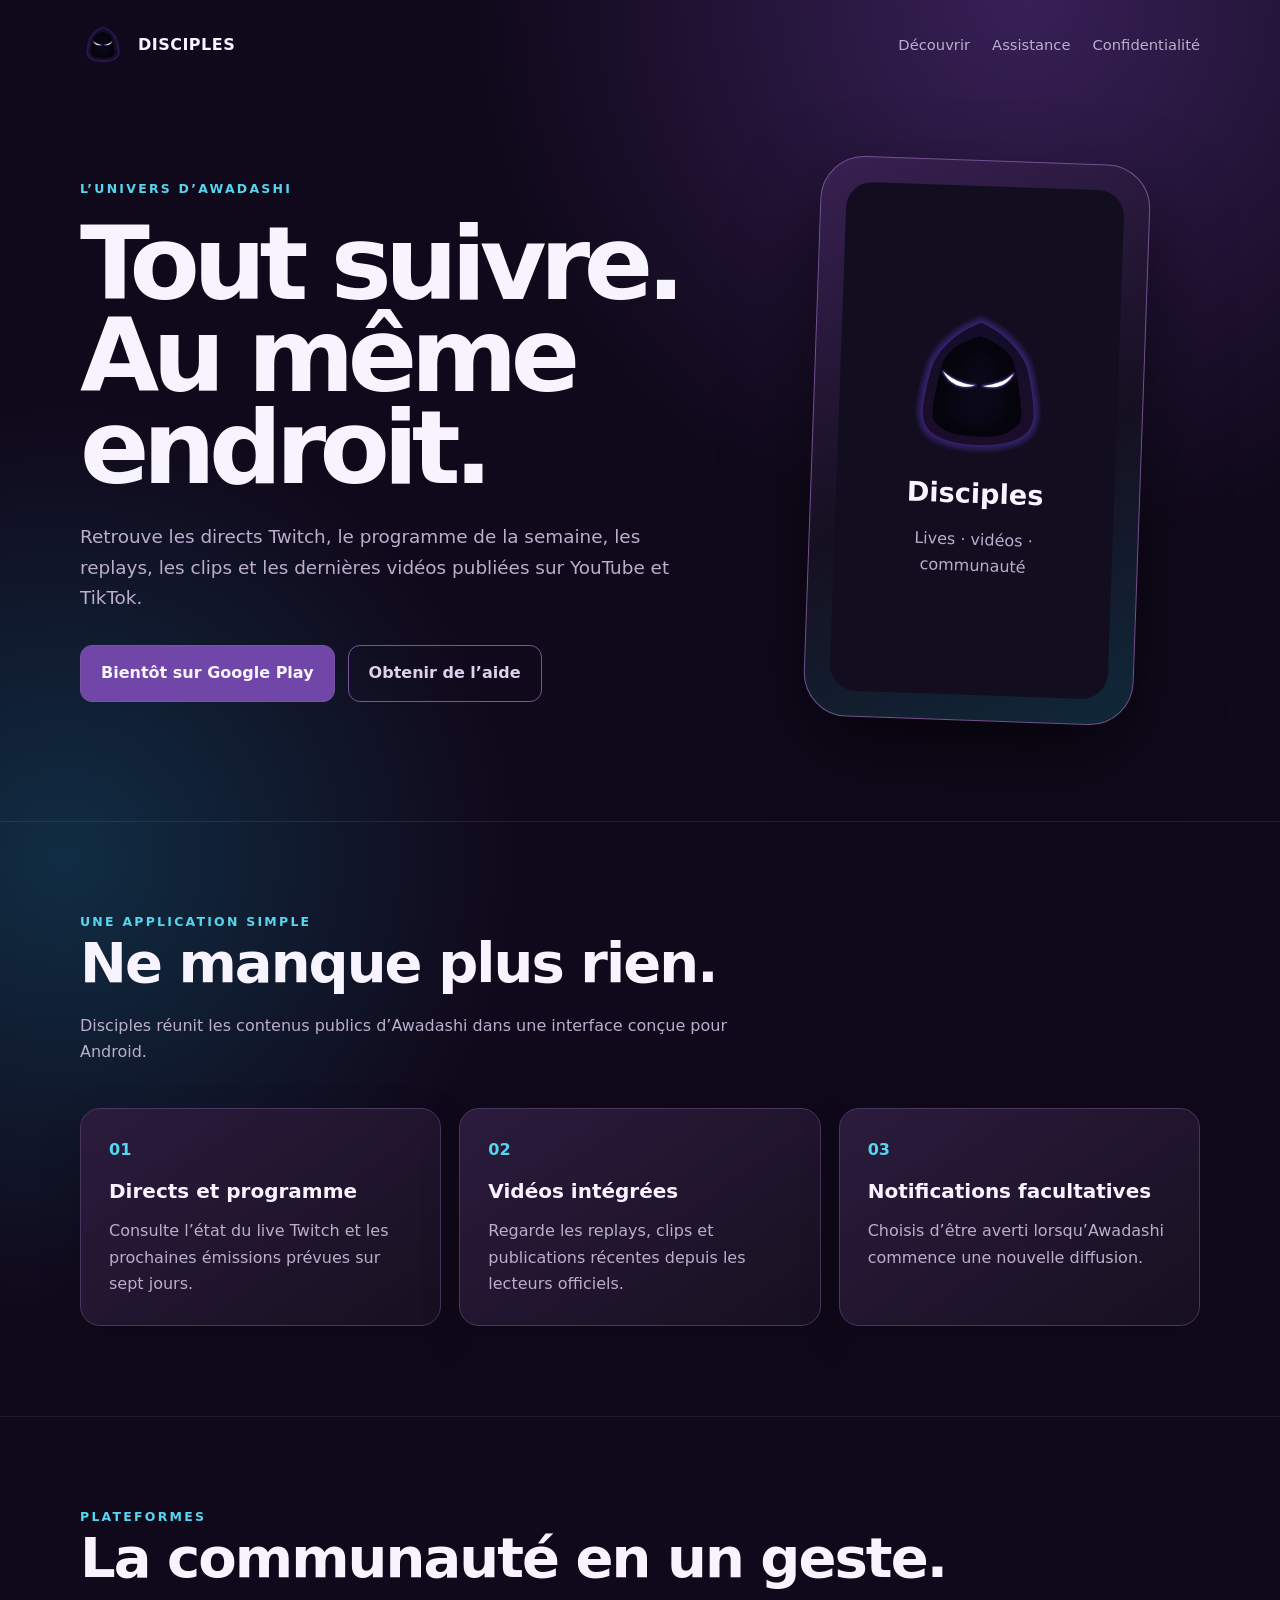
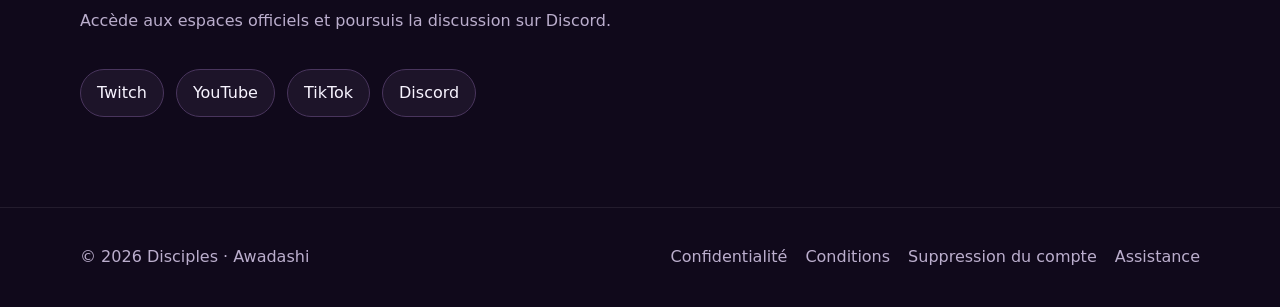
<file: index.html>
<!doctype html><html lang="fr"><head><meta charset="utf-8"><meta name="viewport" content="width=device-width,initial-scale=1"><meta name="description" content="Disciples rassemble les lives, vidéos, clips et actualités d’Awadashi dans une seule application Android."><title>Disciples — L’application d’Awadashi</title><link rel="stylesheet" href="styles.css"></head><body><header class="wrap topbar"><a class="brand" href="index.html"><img src="assets/logo.png" alt=""><span>DISCIPLES</span></a><nav class="nav" aria-label="Navigation principale"><a href="#decouvrir">Découvrir</a><a href="support.html">Assistance</a><a href="privacy.html">Confidentialité</a></nav></header><main><section class="wrap hero"><div><div class="eyebrow">L’univers d’Awadashi</div><h1>Tout suivre.<br>Au même endroit.</h1><p>Retrouve les directs Twitch, le programme de la semaine, les replays, les clips et les dernières vidéos publiées sur YouTube et TikTok.</p><div class="actions"><a class="button" href="#disponibilite">Bientôt sur Google Play</a><a class="button secondary" href="support.html">Obtenir de l’aide</a></div></div><div class="device" aria-label="Aperçu de l’application"><div class="device-inner"><img src="assets/logo.png" alt="Logo Disciples"><strong>Disciples</strong><span>Lives · vidéos · communauté</span></div></div></section><section class="section" id="decouvrir"><div class="wrap"><div class="eyebrow">Une application simple</div><h2>Ne manque plus rien.</h2><p class="lead">Disciples réunit les contenus publics d’Awadashi dans une interface conçue pour Android.</p><div class="grid"><article class="card"><b>01</b><h3>Directs et programme</h3><p>Consulte l’état du live Twitch et les prochaines émissions prévues sur sept jours.</p></article><article class="card"><b>02</b><h3>Vidéos intégrées</h3><p>Regarde les replays, clips et publications récentes depuis les lecteurs officiels.</p></article><article class="card"><b>03</b><h3>Notifications facultatives</h3><p>Choisis d’être averti lorsqu’Awadashi commence une nouvelle diffusion.</p></article></div></div></section><section class="section" id="disponibilite"><div class="wrap"><div class="eyebrow">Plateformes</div><h2>La communauté en un geste.</h2><p class="lead">Accède aux espaces officiels et poursuis la discussion sur Discord.</p><div class="platforms"><span class="pill">Twitch</span><span class="pill">YouTube</span><span class="pill">TikTok</span><span class="pill">Discord</span></div></div></section></main><footer><div class="wrap footer-row"><span>© 2026 Disciples · Awadashi</span><div class="footer-links"><a href="privacy.html">Confidentialité</a><a href="terms.html">Conditions</a><a href="delete-account.html">Suppression du compte</a><a href="support.html">Assistance</a></div></div></footer></body></html>
</file>
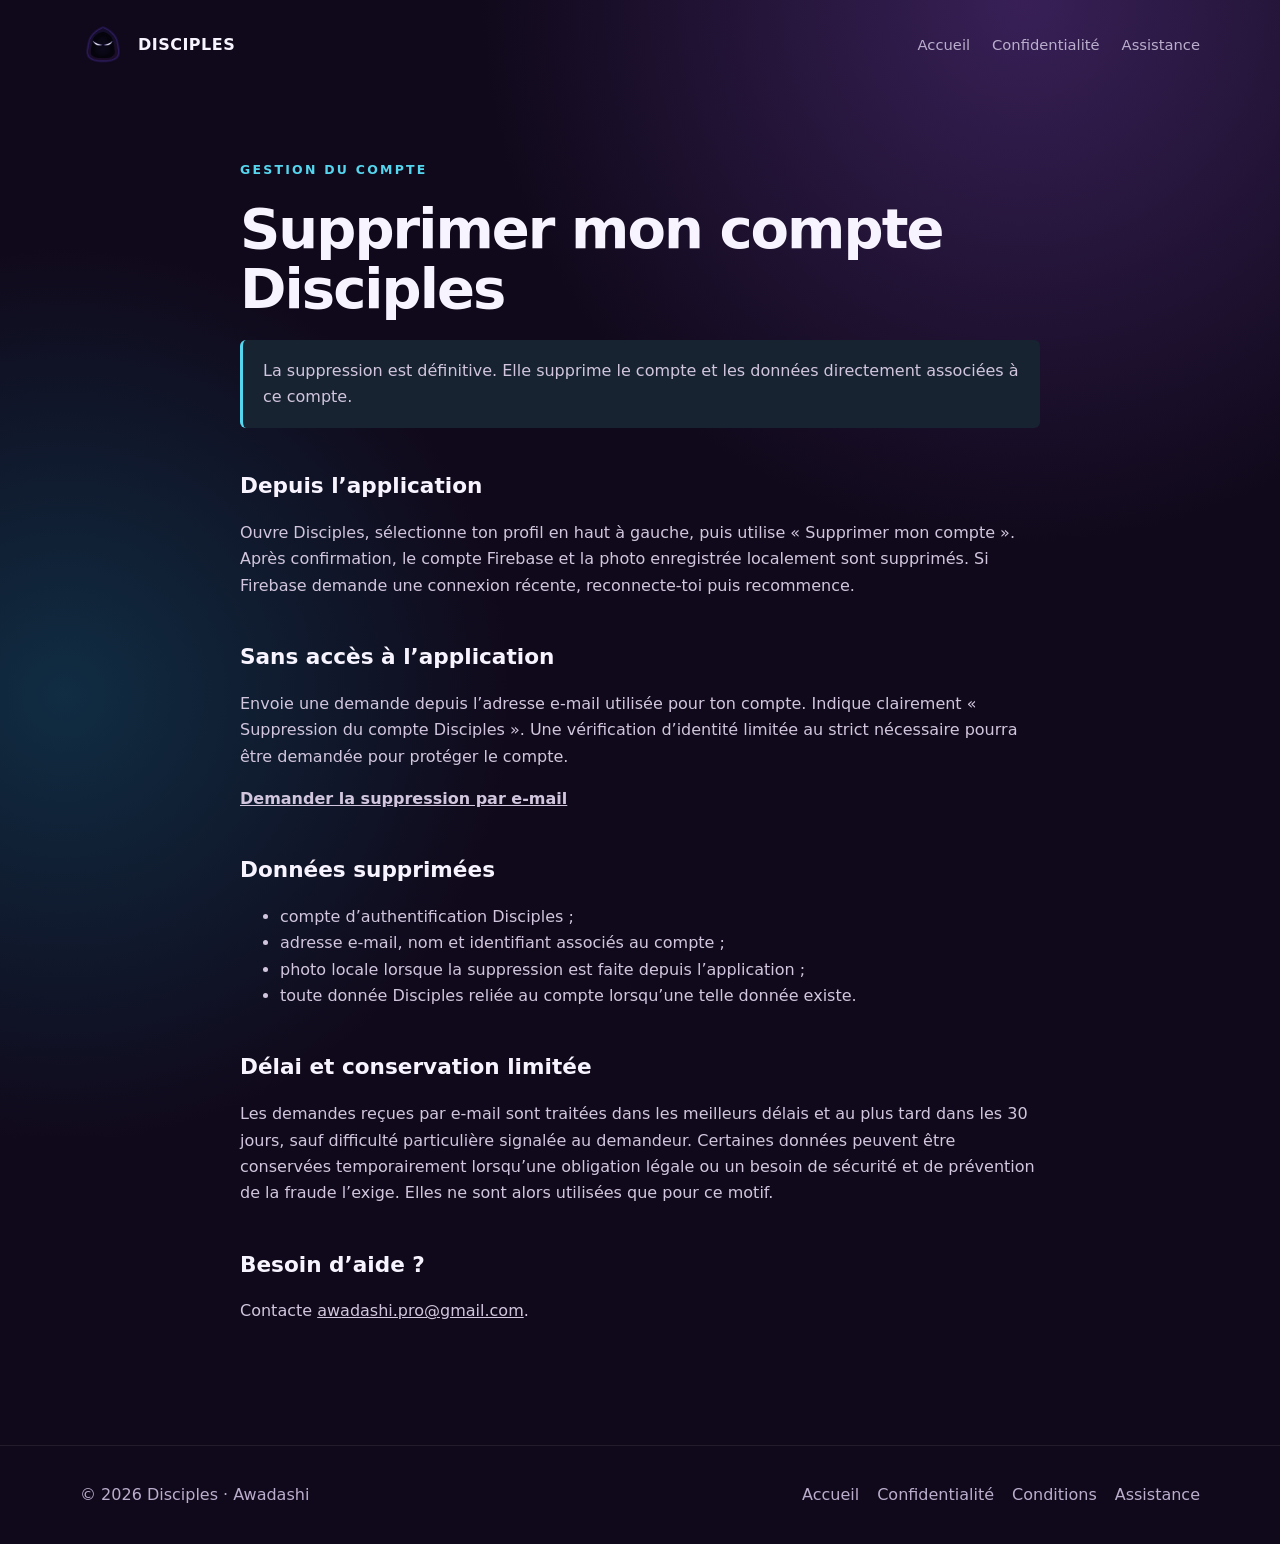
<file: delete-account.html>
<!doctype html>
<html lang="fr"><head><meta charset="utf-8"><meta name="viewport" content="width=device-width,initial-scale=1"><meta name="description" content="Demander la suppression d’un compte Disciples."><title>Suppression du compte — Disciples</title><link rel="stylesheet" href="styles.css"></head><body>
<header class="wrap topbar"><a class="brand" href="index.html"><img src="assets/logo.png" alt=""><span>DISCIPLES</span></a><nav class="nav"><a href="index.html">Accueil</a><a href="privacy.html">Confidentialité</a><a href="support.html">Assistance</a></nav></header>
<main class="legal"><div class="eyebrow">Gestion du compte</div><h1>Supprimer mon compte Disciples</h1>
<p class="notice">La suppression est définitive. Elle supprime le compte et les données directement associées à ce compte.</p>
<h2>Depuis l’application</h2><p>Ouvre Disciples, sélectionne ton profil en haut à gauche, puis utilise « Supprimer mon compte ». Après confirmation, le compte Firebase et la photo enregistrée localement sont supprimés. Si Firebase demande une connexion récente, reconnecte-toi puis recommence.</p>
<h2>Sans accès à l’application</h2><p>Envoie une demande depuis l’adresse e-mail utilisée pour ton compte. Indique clairement « Suppression du compte Disciples ». Une vérification d’identité limitée au strict nécessaire pourra être demandée pour protéger le compte.</p>
<p class="contact"><a href="mailto:awadashi.pro@gmail.com?subject=Suppression%20du%20compte%20Disciples&body=Bonjour%2C%0A%0AJe%20demande%20la%20suppression%20de%20mon%20compte%20Disciples%20associ%C3%A9%20%C3%A0%20cette%20adresse.%0A">Demander la suppression par e-mail</a></p>
<h2>Données supprimées</h2><ul><li>compte d’authentification Disciples ;</li><li>adresse e-mail, nom et identifiant associés au compte ;</li><li>photo locale lorsque la suppression est faite depuis l’application ;</li><li>toute donnée Disciples reliée au compte lorsqu’une telle donnée existe.</li></ul>
<h2>Délai et conservation limitée</h2><p>Les demandes reçues par e-mail sont traitées dans les meilleurs délais et au plus tard dans les 30 jours, sauf difficulté particulière signalée au demandeur. Certaines données peuvent être conservées temporairement lorsqu’une obligation légale ou un besoin de sécurité et de prévention de la fraude l’exige. Elles ne sont alors utilisées que pour ce motif.</p>
<h2>Besoin d’aide ?</h2><p>Contacte <a href="mailto:awadashi.pro@gmail.com">awadashi.pro@gmail.com</a>.</p></main>
<footer><div class="wrap footer-row"><span>© 2026 Disciples · Awadashi</span><div class="footer-links"><a href="index.html">Accueil</a><a href="privacy.html">Confidentialité</a><a href="terms.html">Conditions</a><a href="support.html">Assistance</a></div></div></footer></body></html>
</file>
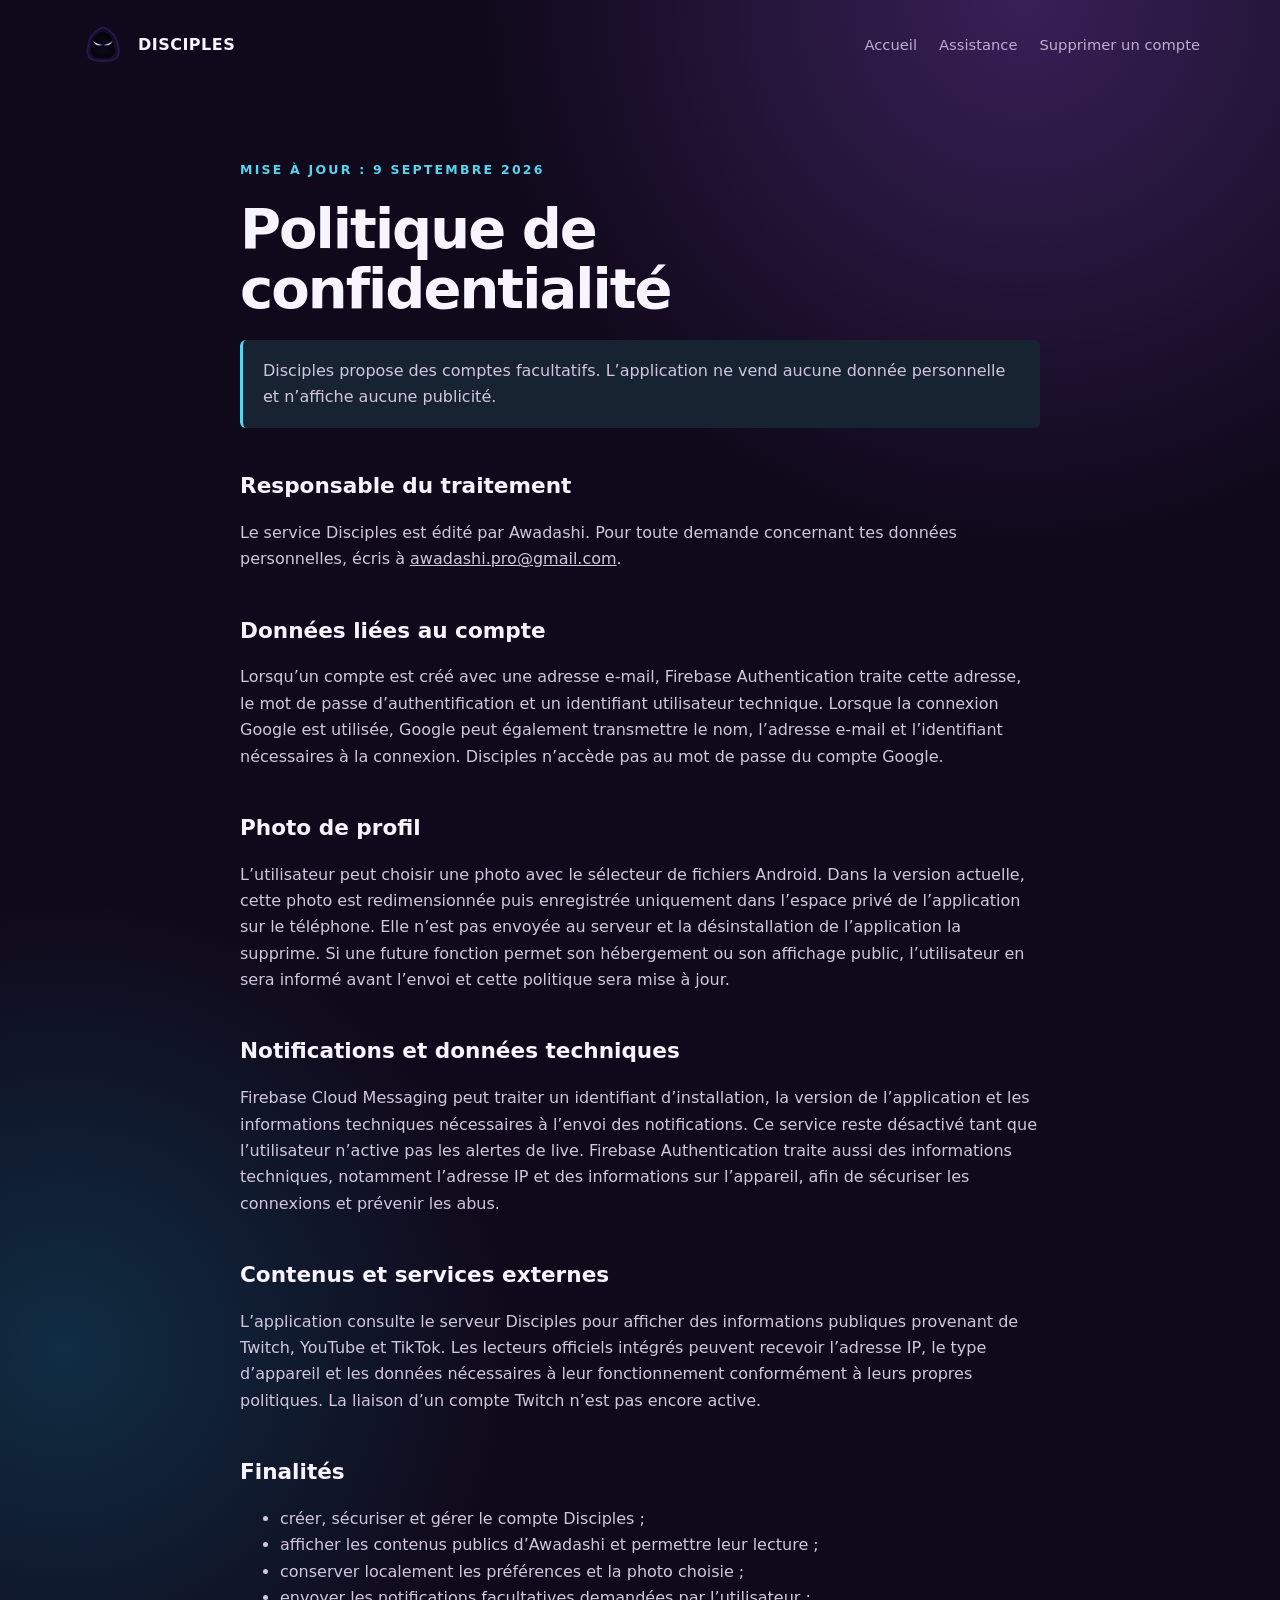
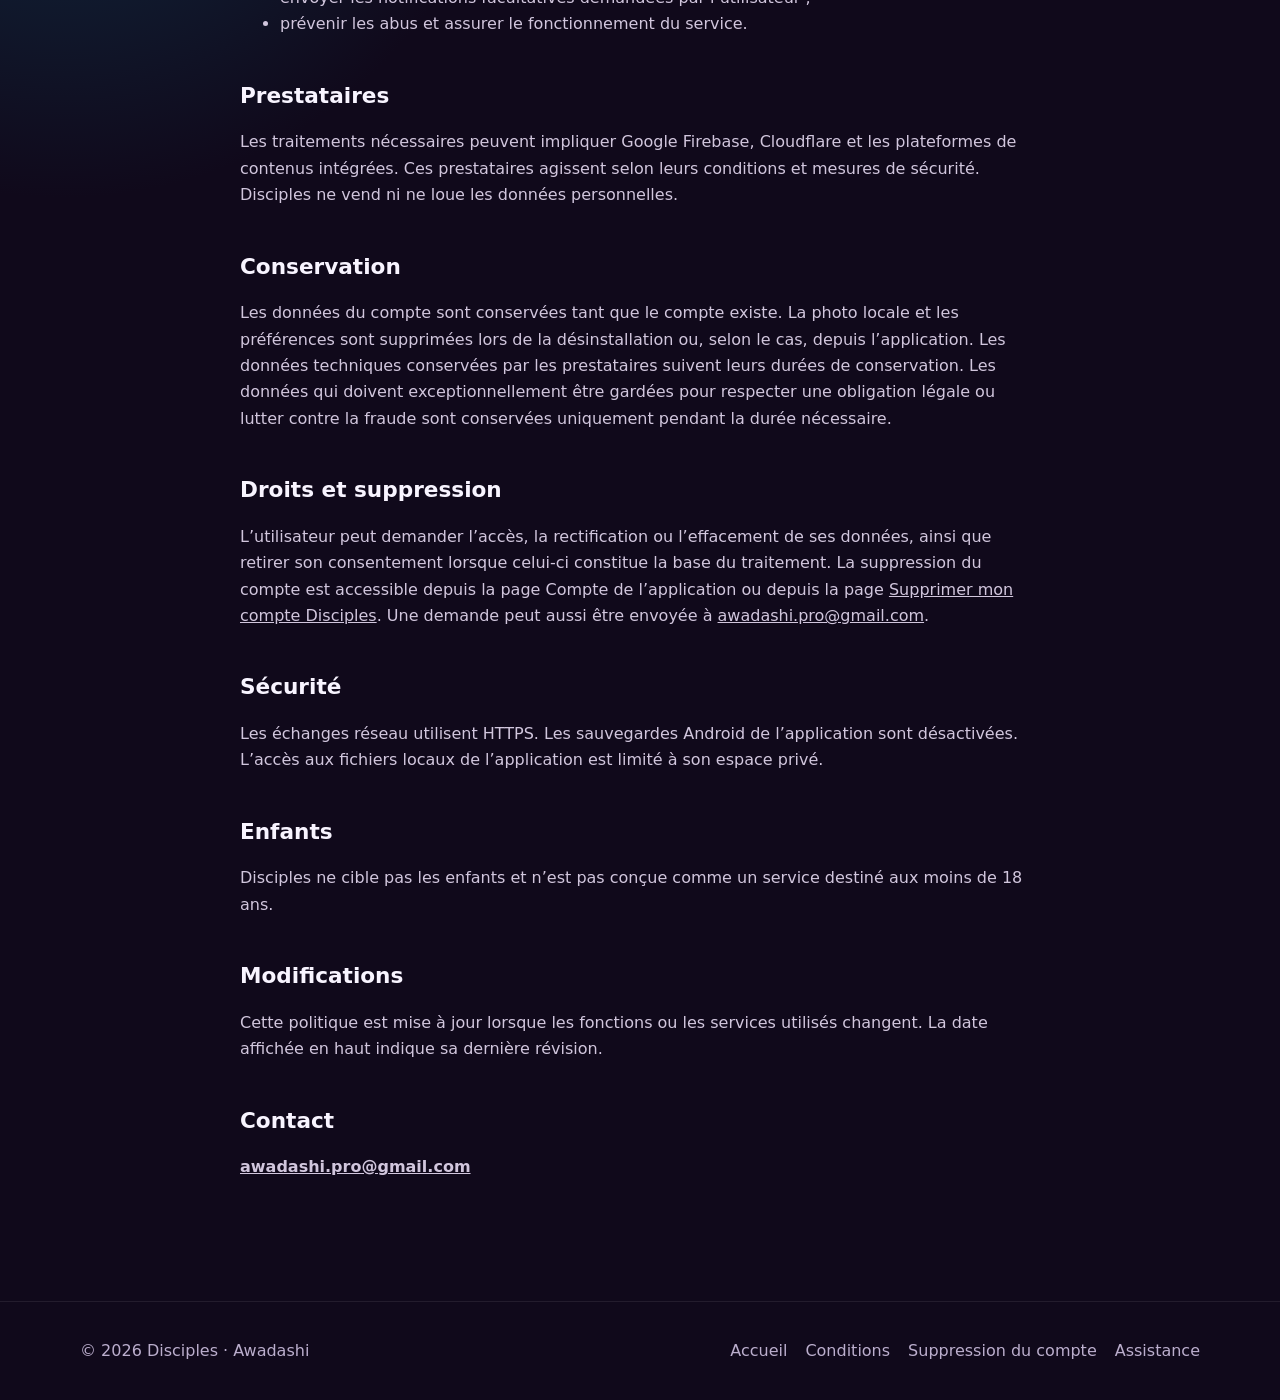
<file: privacy.html>
<!doctype html>
<html lang="fr"><head><meta charset="utf-8"><meta name="viewport" content="width=device-width,initial-scale=1"><meta name="description" content="Politique de confidentialité de l’application Disciples."><title>Confidentialité — Disciples</title><link rel="stylesheet" href="styles.css"></head><body>
<header class="wrap topbar"><a class="brand" href="index.html"><img src="assets/logo.png" alt=""><span>DISCIPLES</span></a><nav class="nav"><a href="index.html">Accueil</a><a href="support.html">Assistance</a><a href="delete-account.html">Supprimer un compte</a></nav></header>
<main class="legal"><div class="eyebrow">Mise à jour : 9 septembre 2026</div><h1>Politique de confidentialité</h1>
<p class="notice">Disciples propose des comptes facultatifs. L’application ne vend aucune donnée personnelle et n’affiche aucune publicité.</p>
<h2>Responsable du traitement</h2><p>Le service Disciples est édité par Awadashi. Pour toute demande concernant tes données personnelles, écris à <a href="mailto:awadashi.pro@gmail.com">awadashi.pro@gmail.com</a>.</p>
<h2>Données liées au compte</h2><p>Lorsqu’un compte est créé avec une adresse e-mail, Firebase Authentication traite cette adresse, le mot de passe d’authentification et un identifiant utilisateur technique. Lorsque la connexion Google est utilisée, Google peut également transmettre le nom, l’adresse e-mail et l’identifiant nécessaires à la connexion. Disciples n’accède pas au mot de passe du compte Google.</p>
<h2>Photo de profil</h2><p>L’utilisateur peut choisir une photo avec le sélecteur de fichiers Android. Dans la version actuelle, cette photo est redimensionnée puis enregistrée uniquement dans l’espace privé de l’application sur le téléphone. Elle n’est pas envoyée au serveur et la désinstallation de l’application la supprime. Si une future fonction permet son hébergement ou son affichage public, l’utilisateur en sera informé avant l’envoi et cette politique sera mise à jour.</p>
<h2>Notifications et données techniques</h2><p>Firebase Cloud Messaging peut traiter un identifiant d’installation, la version de l’application et les informations techniques nécessaires à l’envoi des notifications. Ce service reste désactivé tant que l’utilisateur n’active pas les alertes de live. Firebase Authentication traite aussi des informations techniques, notamment l’adresse IP et des informations sur l’appareil, afin de sécuriser les connexions et prévenir les abus.</p>
<h2>Contenus et services externes</h2><p>L’application consulte le serveur Disciples pour afficher des informations publiques provenant de Twitch, YouTube et TikTok. Les lecteurs officiels intégrés peuvent recevoir l’adresse IP, le type d’appareil et les données nécessaires à leur fonctionnement conformément à leurs propres politiques. La liaison d’un compte Twitch n’est pas encore active.</p>
<h2>Finalités</h2><ul><li>créer, sécuriser et gérer le compte Disciples ;</li><li>afficher les contenus publics d’Awadashi et permettre leur lecture ;</li><li>conserver localement les préférences et la photo choisie ;</li><li>envoyer les notifications facultatives demandées par l’utilisateur ;</li><li>prévenir les abus et assurer le fonctionnement du service.</li></ul>
<h2>Prestataires</h2><p>Les traitements nécessaires peuvent impliquer Google Firebase, Cloudflare et les plateformes de contenus intégrées. Ces prestataires agissent selon leurs conditions et mesures de sécurité. Disciples ne vend ni ne loue les données personnelles.</p>
<h2>Conservation</h2><p>Les données du compte sont conservées tant que le compte existe. La photo locale et les préférences sont supprimées lors de la désinstallation ou, selon le cas, depuis l’application. Les données techniques conservées par les prestataires suivent leurs durées de conservation. Les données qui doivent exceptionnellement être gardées pour respecter une obligation légale ou lutter contre la fraude sont conservées uniquement pendant la durée nécessaire.</p>
<h2>Droits et suppression</h2><p>L’utilisateur peut demander l’accès, la rectification ou l’effacement de ses données, ainsi que retirer son consentement lorsque celui-ci constitue la base du traitement. La suppression du compte est accessible depuis la page Compte de l’application ou depuis la page <a href="delete-account.html">Supprimer mon compte Disciples</a>. Une demande peut aussi être envoyée à <a href="mailto:awadashi.pro@gmail.com">awadashi.pro@gmail.com</a>.</p>
<h2>Sécurité</h2><p>Les échanges réseau utilisent HTTPS. Les sauvegardes Android de l’application sont désactivées. L’accès aux fichiers locaux de l’application est limité à son espace privé.</p>
<h2>Enfants</h2><p>Disciples ne cible pas les enfants et n’est pas conçue comme un service destiné aux moins de 18 ans.</p>
<h2>Modifications</h2><p>Cette politique est mise à jour lorsque les fonctions ou les services utilisés changent. La date affichée en haut indique sa dernière révision.</p>
<h2>Contact</h2><p class="contact"><a href="mailto:awadashi.pro@gmail.com">awadashi.pro@gmail.com</a></p></main>
<footer><div class="wrap footer-row"><span>© 2026 Disciples · Awadashi</span><div class="footer-links"><a href="index.html">Accueil</a><a href="terms.html">Conditions</a><a href="delete-account.html">Suppression du compte</a><a href="support.html">Assistance</a></div></div></footer></body></html>
</file>
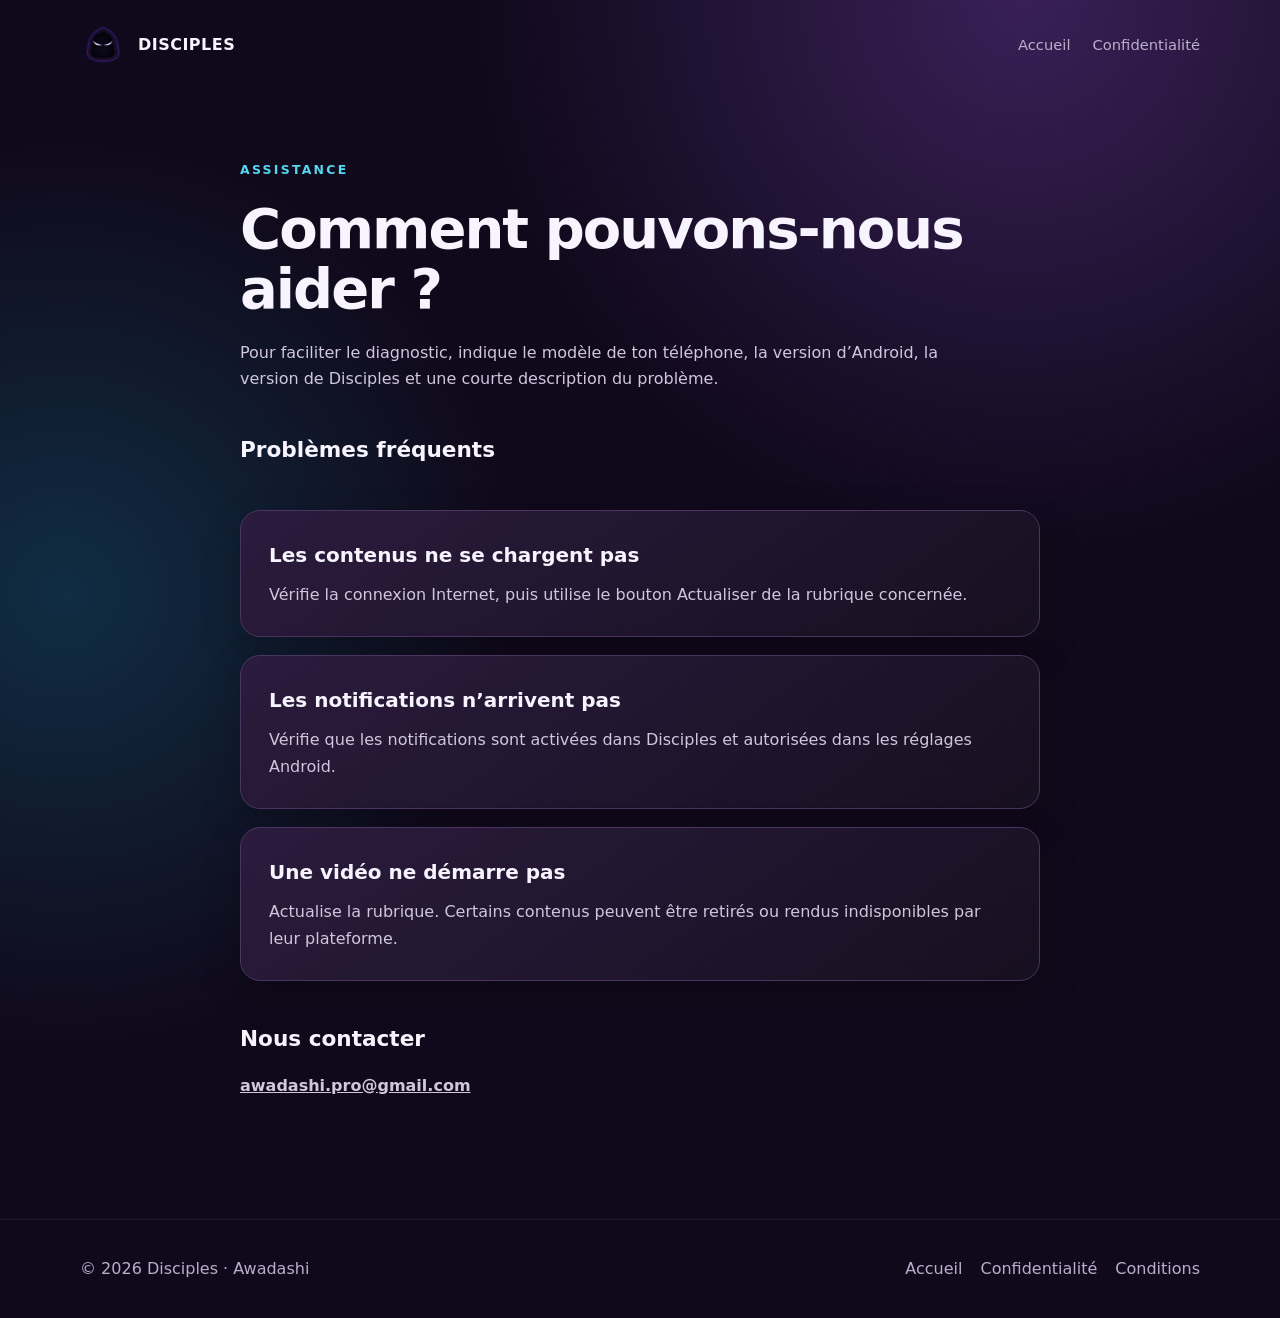
<file: support.html>
<!doctype html><html lang="fr"><head><meta charset="utf-8"><meta name="viewport" content="width=device-width,initial-scale=1"><meta name="description" content="Assistance pour l’application Android Disciples."><title>Assistance — Disciples</title><link rel="stylesheet" href="styles.css"></head><body><header class="wrap topbar"><a class="brand" href="index.html"><img src="assets/logo.png" alt=""><span>DISCIPLES</span></a><nav class="nav"><a href="index.html">Accueil</a><a href="privacy.html">Confidentialité</a></nav></header><main class="legal"><div class="eyebrow">Assistance</div><h1>Comment pouvons-nous aider ?</h1><p class="lead">Pour faciliter le diagnostic, indique le modèle de ton téléphone, la version d’Android, la version de Disciples et une courte description du problème.</p><h2>Problèmes fréquents</h2><div class="grid" style="grid-template-columns:1fr"><article class="card"><h3>Les contenus ne se chargent pas</h3><p>Vérifie la connexion Internet, puis utilise le bouton Actualiser de la rubrique concernée.</p></article><article class="card"><h3>Les notifications n’arrivent pas</h3><p>Vérifie que les notifications sont activées dans Disciples et autorisées dans les réglages Android.</p></article><article class="card"><h3>Une vidéo ne démarre pas</h3><p>Actualise la rubrique. Certains contenus peuvent être retirés ou rendus indisponibles par leur plateforme.</p></article></div><h2>Nous contacter</h2><p class="contact"><a href="mailto:awadashi.pro@gmail.com">awadashi.pro@gmail.com</a></p></main><footer><div class="wrap footer-row"><span>© 2026 Disciples · Awadashi</span><div class="footer-links"><a href="index.html">Accueil</a><a href="privacy.html">Confidentialité</a><a href="terms.html">Conditions</a></div></div></footer></body></html>
</file>
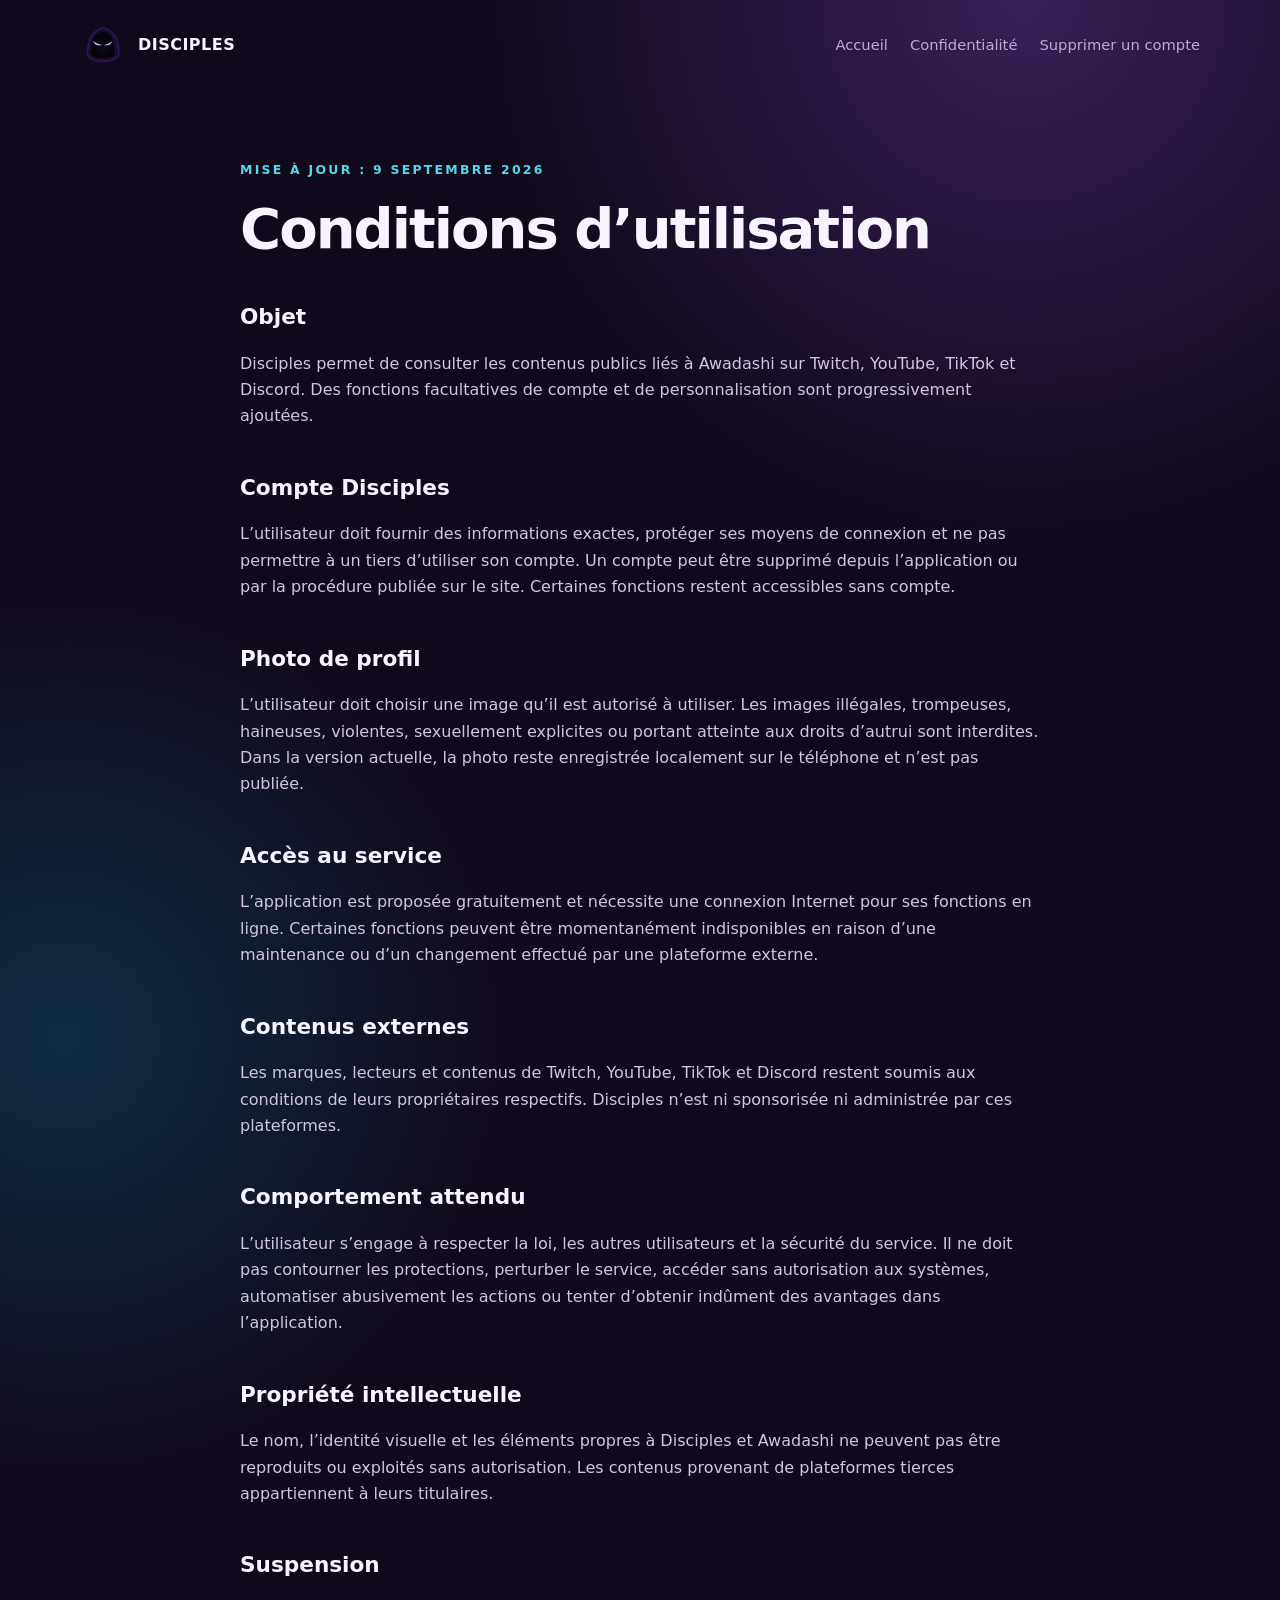
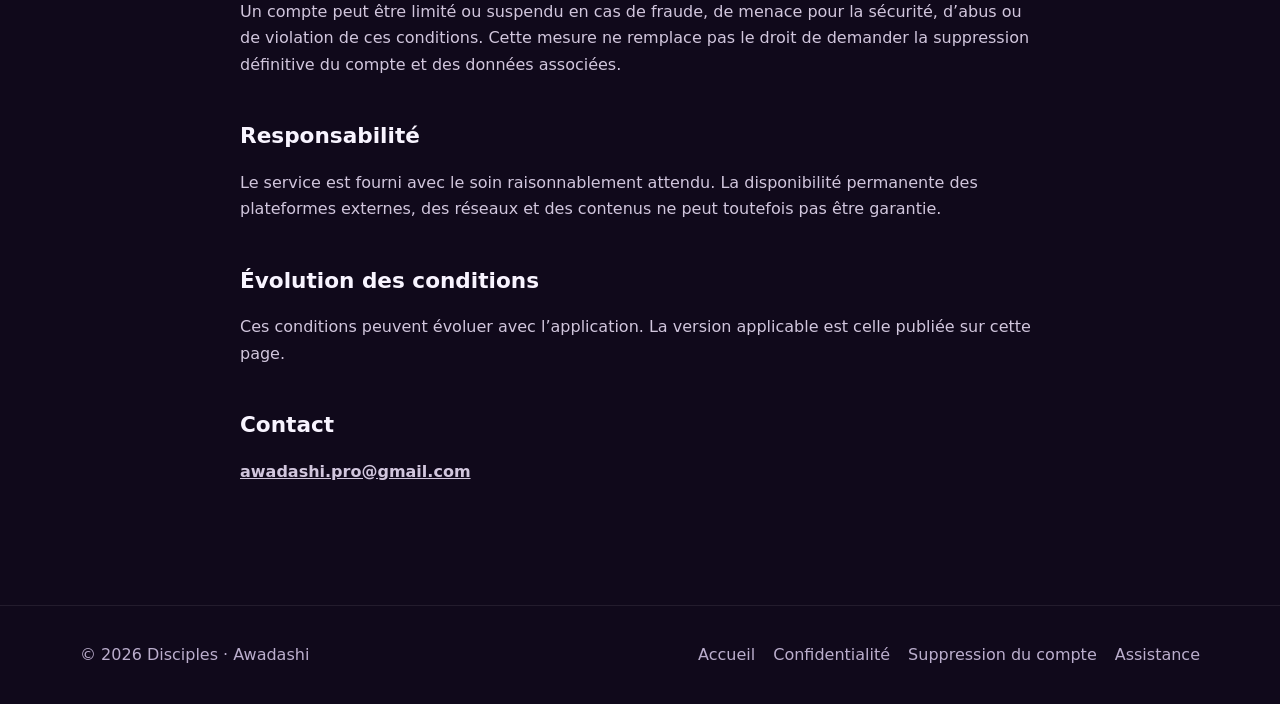
<file: terms.html>
<!doctype html>
<html lang="fr"><head><meta charset="utf-8"><meta name="viewport" content="width=device-width,initial-scale=1"><meta name="description" content="Conditions d’utilisation de l’application Disciples."><title>Conditions d’utilisation — Disciples</title><link rel="stylesheet" href="styles.css"></head><body>
<header class="wrap topbar"><a class="brand" href="index.html"><img src="assets/logo.png" alt=""><span>DISCIPLES</span></a><nav class="nav"><a href="index.html">Accueil</a><a href="privacy.html">Confidentialité</a><a href="delete-account.html">Supprimer un compte</a></nav></header>
<main class="legal"><div class="eyebrow">Mise à jour : 9 septembre 2026</div><h1>Conditions d’utilisation</h1>
<h2>Objet</h2><p>Disciples permet de consulter les contenus publics liés à Awadashi sur Twitch, YouTube, TikTok et Discord. Des fonctions facultatives de compte et de personnalisation sont progressivement ajoutées.</p>
<h2>Compte Disciples</h2><p>L’utilisateur doit fournir des informations exactes, protéger ses moyens de connexion et ne pas permettre à un tiers d’utiliser son compte. Un compte peut être supprimé depuis l’application ou par la procédure publiée sur le site. Certaines fonctions restent accessibles sans compte.</p>
<h2>Photo de profil</h2><p>L’utilisateur doit choisir une image qu’il est autorisé à utiliser. Les images illégales, trompeuses, haineuses, violentes, sexuellement explicites ou portant atteinte aux droits d’autrui sont interdites. Dans la version actuelle, la photo reste enregistrée localement sur le téléphone et n’est pas publiée.</p>
<h2>Accès au service</h2><p>L’application est proposée gratuitement et nécessite une connexion Internet pour ses fonctions en ligne. Certaines fonctions peuvent être momentanément indisponibles en raison d’une maintenance ou d’un changement effectué par une plateforme externe.</p>
<h2>Contenus externes</h2><p>Les marques, lecteurs et contenus de Twitch, YouTube, TikTok et Discord restent soumis aux conditions de leurs propriétaires respectifs. Disciples n’est ni sponsorisée ni administrée par ces plateformes.</p>
<h2>Comportement attendu</h2><p>L’utilisateur s’engage à respecter la loi, les autres utilisateurs et la sécurité du service. Il ne doit pas contourner les protections, perturber le service, accéder sans autorisation aux systèmes, automatiser abusivement les actions ou tenter d’obtenir indûment des avantages dans l’application.</p>
<h2>Propriété intellectuelle</h2><p>Le nom, l’identité visuelle et les éléments propres à Disciples et Awadashi ne peuvent pas être reproduits ou exploités sans autorisation. Les contenus provenant de plateformes tierces appartiennent à leurs titulaires.</p>
<h2>Suspension</h2><p>Un compte peut être limité ou suspendu en cas de fraude, de menace pour la sécurité, d’abus ou de violation de ces conditions. Cette mesure ne remplace pas le droit de demander la suppression définitive du compte et des données associées.</p>
<h2>Responsabilité</h2><p>Le service est fourni avec le soin raisonnablement attendu. La disponibilité permanente des plateformes externes, des réseaux et des contenus ne peut toutefois pas être garantie.</p>
<h2>Évolution des conditions</h2><p>Ces conditions peuvent évoluer avec l’application. La version applicable est celle publiée sur cette page.</p>
<h2>Contact</h2><p class="contact"><a href="mailto:awadashi.pro@gmail.com">awadashi.pro@gmail.com</a></p></main>
<footer><div class="wrap footer-row"><span>© 2026 Disciples · Awadashi</span><div class="footer-links"><a href="index.html">Accueil</a><a href="privacy.html">Confidentialité</a><a href="delete-account.html">Suppression du compte</a><a href="support.html">Assistance</a></div></div></footer></body></html>
</file>
<file: styles.css>
:root{color-scheme:dark;--ink:#f8f4ff;--muted:#bbaecd;--violet:#a574ea;--line:#49355d;--panel:#21162f;--deep:#10091b;--cyan:#55d6ee}*{box-sizing:border-box}html{scroll-behavior:smooth}body{margin:0;font:16px/1.65 Inter,ui-sans-serif,system-ui,-apple-system,"Segoe UI",sans-serif;color:var(--ink);background:radial-gradient(circle at 80% 0,#382057 0,transparent 34rem),radial-gradient(circle at 5% 45%,#102d43 0,transparent 28rem),var(--deep)}a{color:inherit}img{max-width:100%}.wrap{width:min(1120px,calc(100% - 40px));margin:auto}.topbar{display:flex;align-items:center;justify-content:space-between;padding:22px 0}.brand{display:flex;align-items:center;gap:12px;text-decoration:none;font-weight:800;letter-spacing:.03em}.brand img{width:46px;height:46px;object-fit:contain}.nav{display:flex;gap:22px;color:var(--muted);font-size:.92rem}.nav a{text-decoration:none}.nav a:hover,.nav a:focus-visible{color:#fff}.hero{min-height:72vh;display:grid;grid-template-columns:1.15fr .85fr;align-items:center;gap:70px;padding:70px 0 100px}.eyebrow{color:var(--cyan);font-size:.78rem;font-weight:800;letter-spacing:.18em;text-transform:uppercase}.hero h1{font-size:clamp(3.2rem,8vw,6.7rem);line-height:.9;letter-spacing:-.065em;margin:18px 0 28px}.hero p{max-width:620px;font-size:1.15rem;color:var(--muted)}.actions{display:flex;flex-wrap:wrap;gap:13px;margin-top:32px}.button{display:inline-flex;align-items:center;justify-content:center;padding:14px 20px;border:1px solid #77549b;border-radius:12px;text-decoration:none;font-weight:750;background:#7046a8}.button.secondary{background:transparent;color:#ded1ec}.device{justify-self:center;width:min(330px,85vw);aspect-ratio:10/17;border-radius:44px;border:1px solid #72518f;background:linear-gradient(155deg,#392052,#151021 55%,#102839);padding:25px;box-shadow:0 35px 80px #0008;transform:rotate(2deg)}.device-inner{height:100%;border-radius:26px;background:#130d20;display:flex;flex-direction:column;align-items:center;justify-content:center;text-align:center;padding:32px}.device-inner img{width:170px;height:170px;object-fit:contain}.device-inner strong{font-size:1.7rem}.device-inner span{color:var(--muted);margin-top:10px}.section{padding:90px 0;border-top:1px solid #ffffff14}.section h2,.legal h1{font-size:clamp(2rem,5vw,3.5rem);line-height:1.08;letter-spacing:-.035em;margin:0 0 20px}.lead{color:var(--muted);max-width:700px}.grid{display:grid;grid-template-columns:repeat(3,1fr);gap:18px;margin-top:42px}.card{padding:28px;border:1px solid var(--line);border-radius:20px;background:linear-gradient(145deg,#2b1b3d,#171020);box-shadow:0 15px 40px #0003}.card b{display:block;color:var(--cyan);margin-bottom:12px}.card h3{margin:0 0 10px;font-size:1.25rem}.card p{margin:0;color:var(--muted)}.platforms{display:flex;flex-wrap:wrap;gap:12px;margin-top:34px}.pill{border:1px solid var(--line);border-radius:999px;padding:10px 16px;background:#1d1429}.legal{width:min(800px,calc(100% - 40px));margin:70px auto 120px}.legal .eyebrow{margin-bottom:18px}.legal h2{font-size:1.35rem;margin:40px 0 10px}.legal p,.legal li{color:#d1c6dd}.notice{padding:18px 20px;border-left:3px solid var(--cyan);background:#182332;border-radius:6px}.contact{font-weight:700;color:#fff}footer{border-top:1px solid #ffffff14;padding:36px 0;color:var(--muted)}.footer-row{display:flex;justify-content:space-between;gap:20px;flex-wrap:wrap}.footer-links{display:flex;gap:18px;flex-wrap:wrap}.footer-links a{text-decoration:none}@media(max-width:760px){.nav{display:none}.hero{grid-template-columns:1fr;gap:35px;padding:45px 0 70px}.device{width:270px;transform:none}.grid{grid-template-columns:1fr}.section{padding:68px 0}.hero h1{font-size:3.9rem}}
</file>
